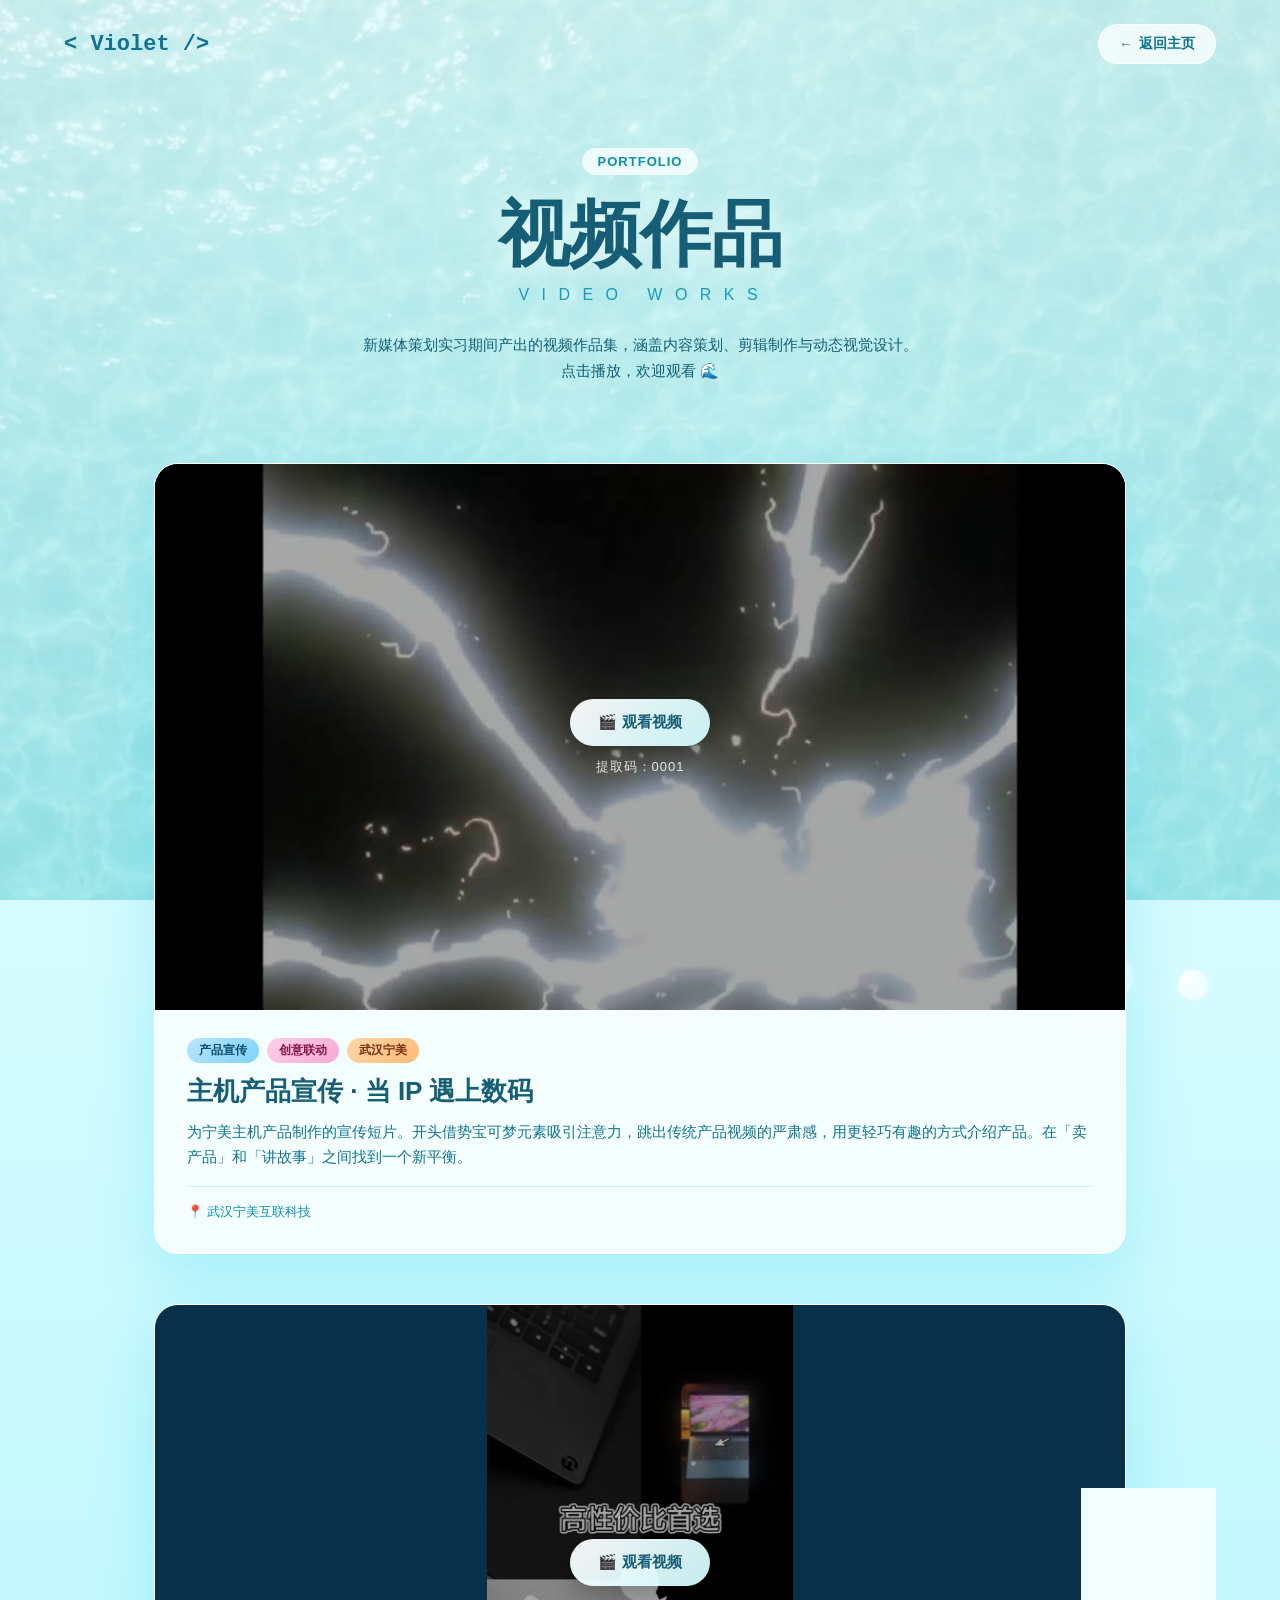
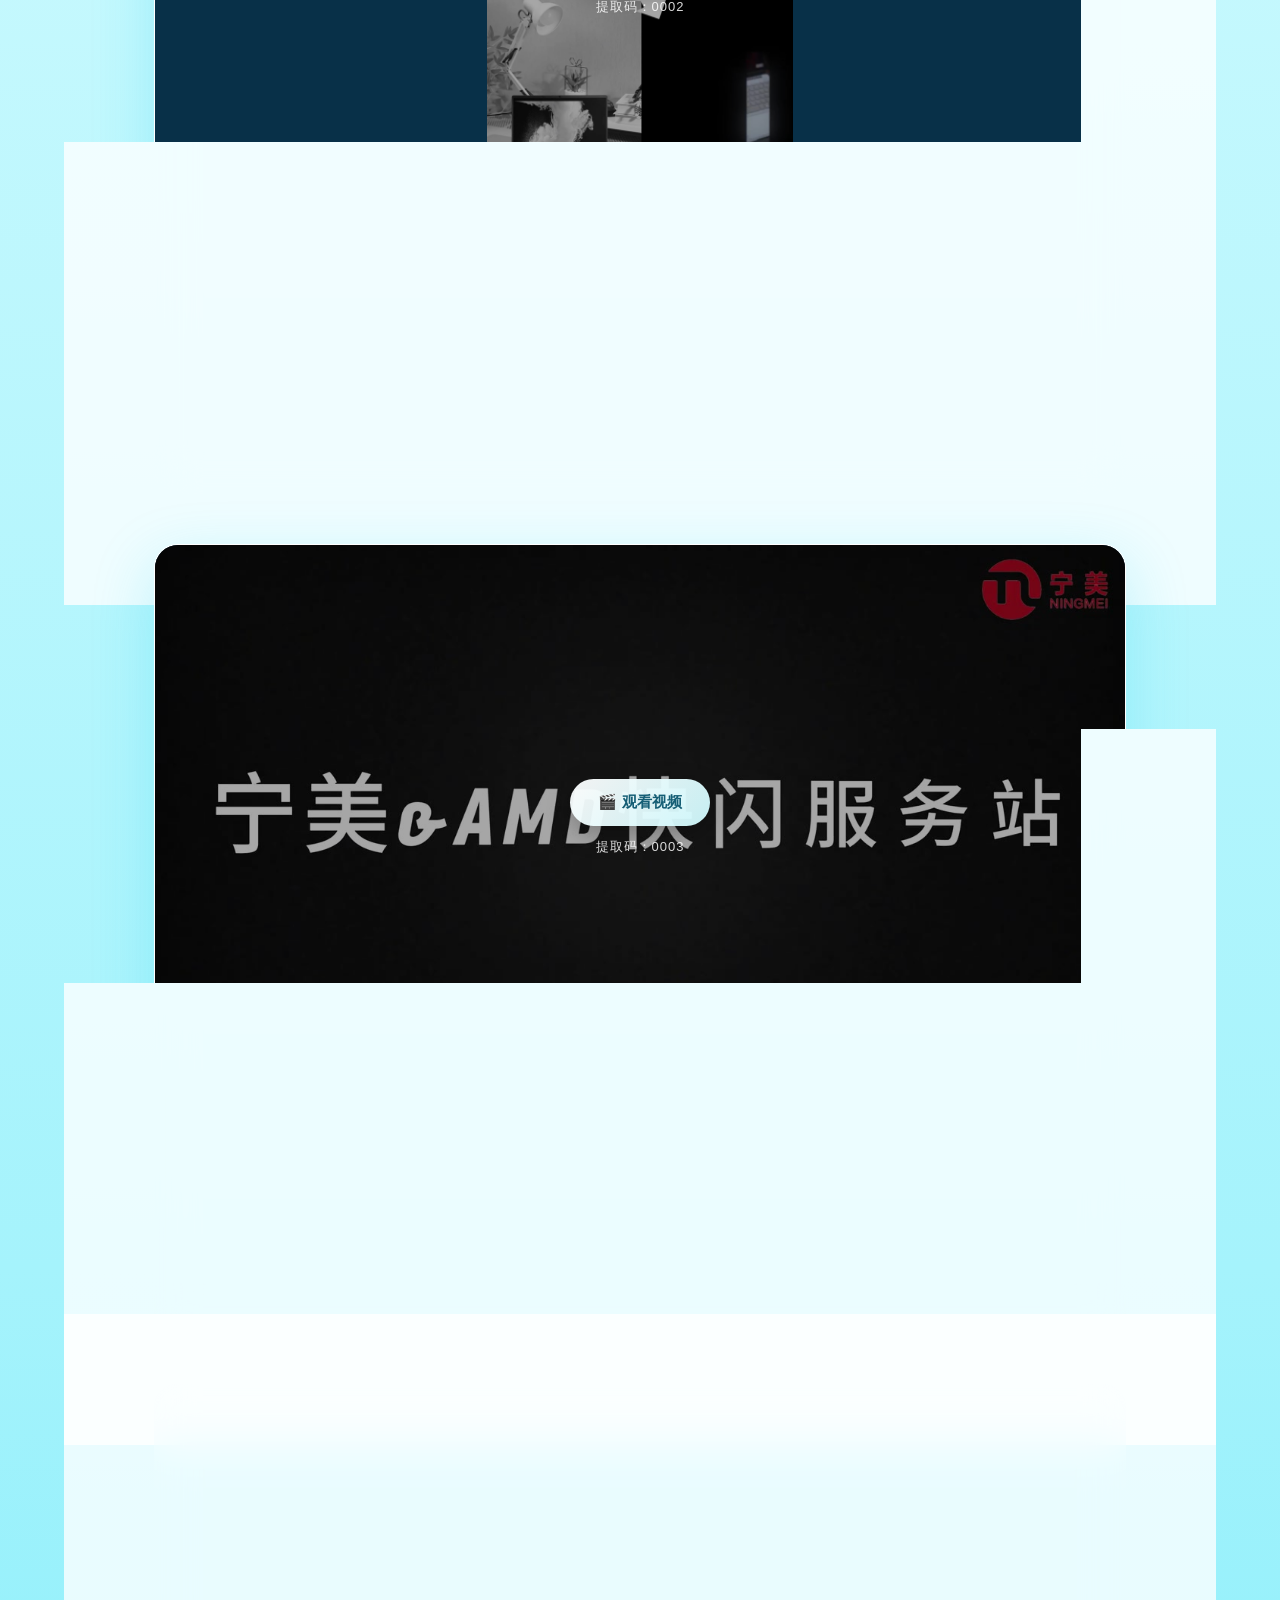
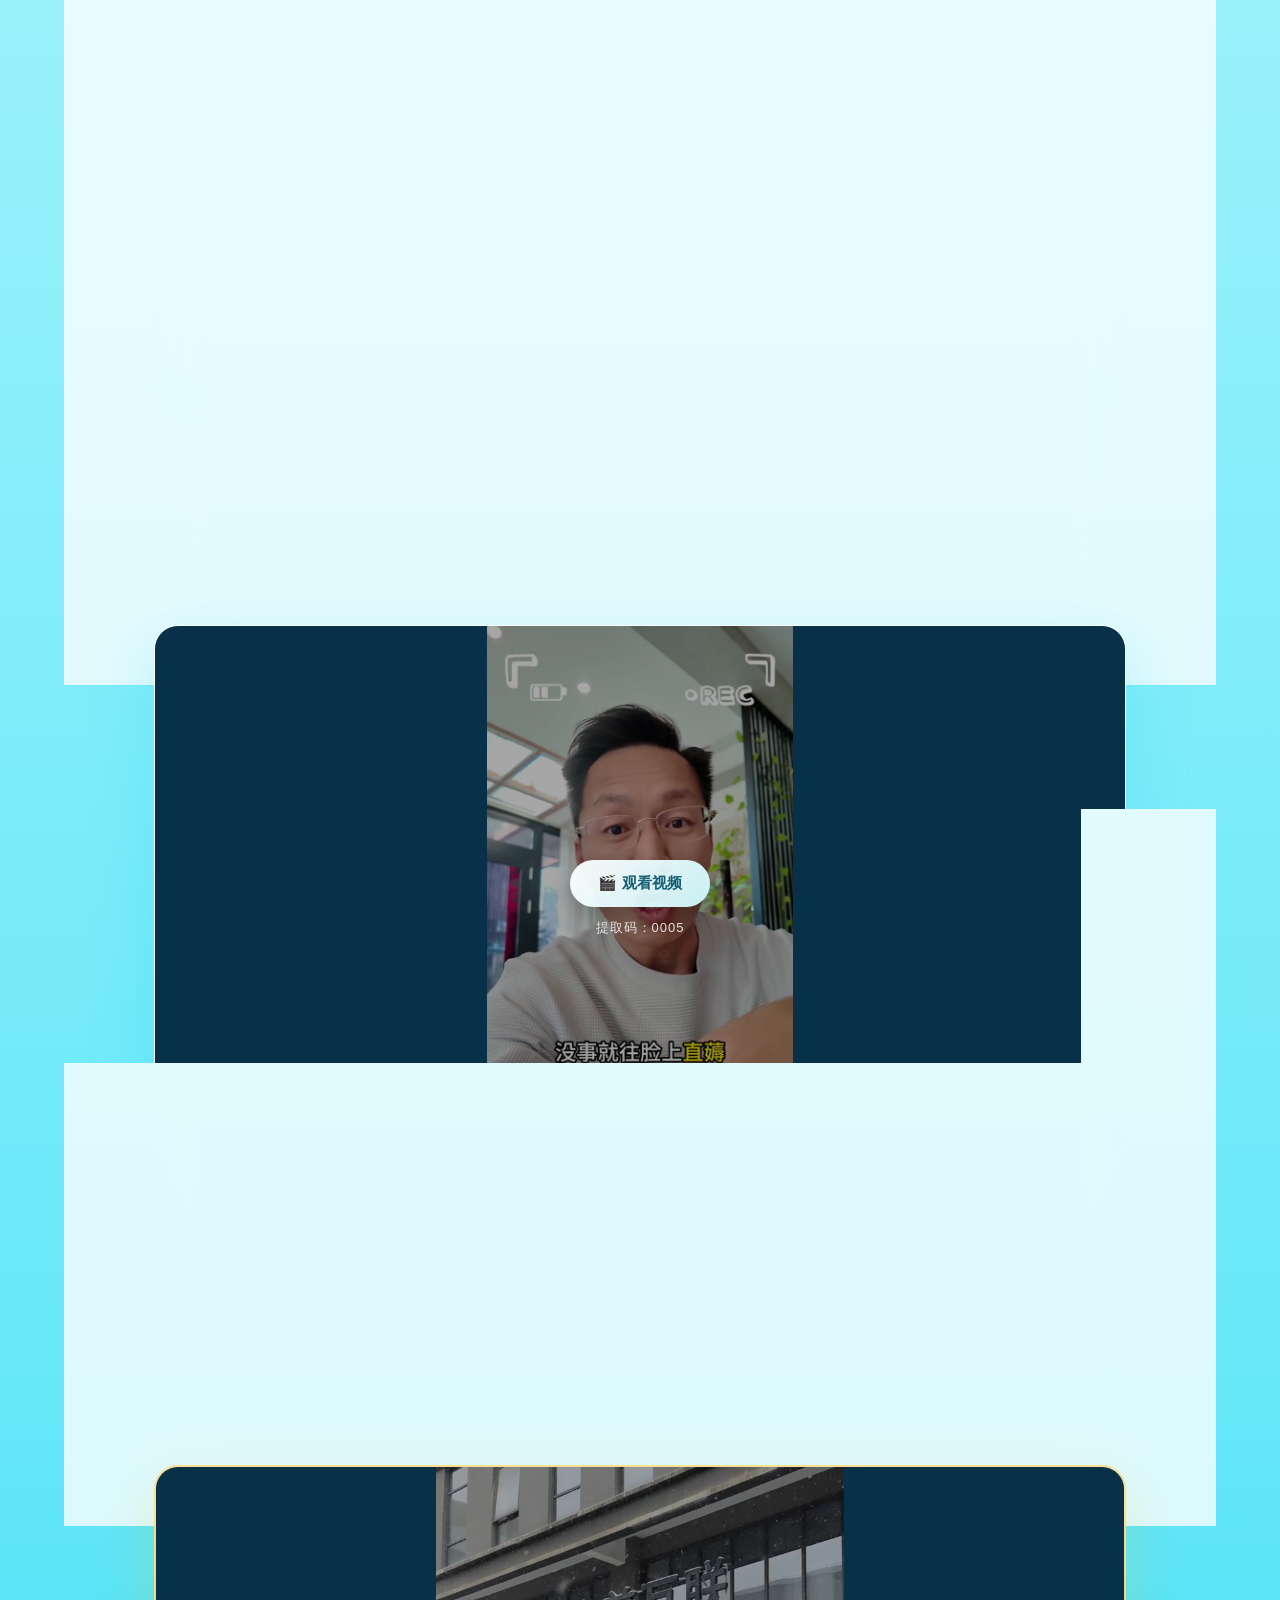
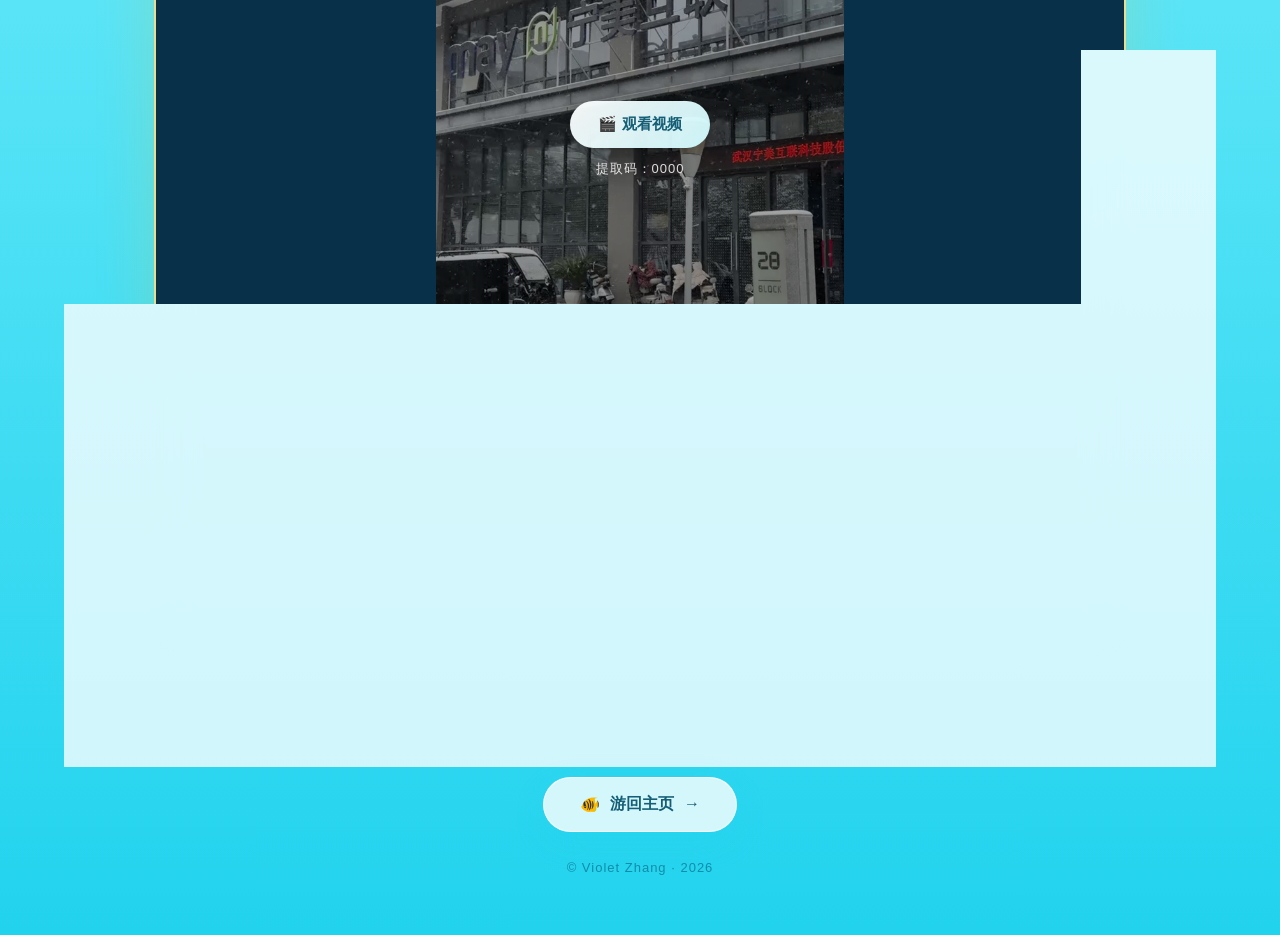
<file: videos.html>
<!DOCTYPE html>
<html lang="zh-CN">
<head>
  <meta charset="UTF-8" />
  <meta name="viewport" content="width=device-width, initial-scale=1.0" />
  <title>视频作品 · 张亦奕 Violet</title>
  <meta name="description" content="张亦奕 Violet 的视频作品集 - 武汉宁美互联科技新媒体策划实习作品" />

  <style>
    * { margin: 0; padding: 0; box-sizing: border-box; }
    html { scroll-behavior: smooth; }
    body {
      font-family: -apple-system, BlinkMacSystemFont, "PingFang SC", "Hiragino Sans GB", "Microsoft YaHei", sans-serif;
      color: #075985;
      min-height: 100vh;
      overflow-x: hidden;
      position: relative;
      background: linear-gradient(180deg,
        #ecfeff 0%,
        #cffafe 20%,
        #a5f3fc 50%,
        #67e8f9 80%,
        #22d3ee 100%);
    }

    .ocean-bg {
      position: fixed;
      inset: 0;
      z-index: -2;
      background-image: url('./assets/images/bg_home_new.jpg');
      background-size: cover;
      background-position: center;
      background-attachment: fixed;
      opacity: 0.45;
      animation: bgFloat 20s ease-in-out infinite;
    }
    @keyframes bgFloat {
      0%, 100% { transform: scale(1.05) translateY(0); }
      50% { transform: scale(1.08) translateY(-10px); }
    }

    .ocean-overlay {
      position: fixed;
      inset: 0;
      z-index: -1;
      background: linear-gradient(180deg,
        rgba(207, 250, 254, 0.4) 0%,
        rgba(165, 243, 252, 0.35) 50%,
        rgba(103, 232, 249, 0.3) 100%);
    }

    .bubble {
      position: fixed;
      bottom: -100px;
      background: radial-gradient(circle at 30% 30%, rgba(255,255,255,0.95), rgba(255,255,255,0.3));
      border-radius: 50%;
      box-shadow: inset -2px -4px 8px rgba(255,255,255,0.4),
                  0 0 12px rgba(255,255,255,0.5);
      animation: bubbleFloat linear infinite;
      pointer-events: none;
      z-index: 0;
    }
    .bubble:nth-child(1) { width: 40px; height: 40px; left: 5%;  animation-duration: 15s; animation-delay: 0s; }
    .bubble:nth-child(2) { width: 60px; height: 60px; left: 15%; animation-duration: 22s; animation-delay: 3s; }
    .bubble:nth-child(3) { width: 25px; height: 25px; left: 30%; animation-duration: 12s; animation-delay: 6s; }
    .bubble:nth-child(4) { width: 50px; height: 50px; left: 50%; animation-duration: 18s; animation-delay: 2s; }
    .bubble:nth-child(5) { width: 35px; height: 35px; left: 70%; animation-duration: 20s; animation-delay: 5s; }
    .bubble:nth-child(6) { width: 45px; height: 45px; left: 85%; animation-duration: 16s; animation-delay: 8s; }
    .bubble:nth-child(7) { width: 30px; height: 30px; left: 92%; animation-duration: 14s; animation-delay: 1s; }
    @keyframes bubbleFloat {
      0%   { transform: translateY(0) translateX(0); opacity: 0; }
      10%  { opacity: 1; }
      90%  { opacity: 1; }
      100% { transform: translateY(-110vh) translateX(40px); opacity: 0; }
    }

    .nav {
      display: flex;
      justify-content: space-between;
      align-items: center;
      padding: 24px 5%;
      position: relative;
      z-index: 10;
    }
    .logo {
      font-family: "SF Mono", Menlo, Consolas, monospace;
      font-size: 22px;
      font-weight: 700;
      color: #0e7490;
      text-decoration: none;
      transition: transform 0.3s;
      cursor: pointer;
    }
    .logo:hover { transform: scale(1.05); }
    .back-link {
      display: inline-flex;
      align-items: center;
      gap: 6px;
      padding: 10px 20px;
      background: rgba(255, 255, 255, 0.75);
      backdrop-filter: blur(10px);
      -webkit-backdrop-filter: blur(10px);
      border: 1.5px solid rgba(255, 255, 255, 0.9);
      border-radius: 999px;
      color: #0e7490;
      font-weight: 600;
      font-size: 14px;
      text-decoration: none;
      transition: all 0.3s;
      cursor: pointer;
    }
    .back-link:hover {
      background: rgba(255, 255, 255, 0.95);
      transform: translateX(-4px);
      box-shadow: 0 8px 20px rgba(34, 211, 238, 0.3);
    }

    .hero {
      text-align: center;
      padding: 60px 20px 40px;
      position: relative;
      z-index: 5;
    }
    .hero-tag {
      display: inline-block;
      padding: 6px 16px;
      background: rgba(255, 255, 255, 0.75);
      backdrop-filter: blur(8px);
      -webkit-backdrop-filter: blur(8px);
      border-radius: 999px;
      font-size: 13px;
      font-weight: 600;
      color: #0891b2;
      margin-bottom: 20px;
      letter-spacing: 1px;
    }
    .hero h1 {
      font-size: clamp(40px, 6vw, 72px);
      font-weight: 900;
      color: #155e75;
      letter-spacing: -1px;
      line-height: 1.1;
      margin-bottom: 12px;
      text-shadow: 0 2px 25px rgba(255,255,255,0.7);
    }
    .hero-sub {
      font-size: clamp(13px, 1.4vw, 16px);
      color: #0891b2;
      letter-spacing: 4px;
      font-weight: 500;
      opacity: 0.9;
    }
    .hero-desc {
      max-width: 600px;
      margin: 28px auto 0;
      font-size: 15px;
      line-height: 1.7;
      color: #155e75;
      padding: 0 20px;
    }

    .videos {
      max-width: 1100px;
      margin: 40px auto 80px;
      padding: 0 5%;
      display: flex;
      flex-direction: column;
      gap: 50px;
      position: relative;
      z-index: 5;
    }

    .video-card {
      background: rgba(255, 255, 255, 0.78);
      backdrop-filter: blur(20px);
      -webkit-backdrop-filter: blur(20px);
      border: 1.5px solid rgba(255, 255, 255, 0.95);
      border-radius: 24px;
      overflow: hidden;
      box-shadow: 0 20px 60px rgba(34, 211, 238, 0.25),
                  0 0 0 1px rgba(255,255,255,0.6) inset;
      opacity: 0;
      transform: translateY(40px);
      animation: cardIn 0.8s ease-out forwards;
      transition: transform 0.4s ease, box-shadow 0.4s ease;
    }
    .video-card:hover {
      transform: translateY(-6px);
      box-shadow: 0 30px 80px rgba(34, 211, 238, 0.35),
                  0 0 0 1px rgba(255,255,255,0.8) inset;
    }
    .video-card:nth-child(1) { animation-delay: 0.05s; }
    .video-card:nth-child(2) { animation-delay: 0.15s; }
    .video-card:nth-child(3) { animation-delay: 0.25s; }
    .video-card:nth-child(4) { animation-delay: 0.35s; }
    .video-card:nth-child(5) { animation-delay: 0.45s; }
    .video-card:nth-child(6) { animation-delay: 0.55s; }
    @keyframes cardIn {
      to { opacity: 1; transform: translateY(0); }
    }

    .video-card.featured {
      border: 2px solid rgba(251, 191, 36, 0.5);
      box-shadow: 0 20px 60px rgba(251, 191, 36, 0.2),
                  0 0 0 1px rgba(255,255,255,0.6) inset;
    }
    .video-card.featured:hover {
      box-shadow: 0 30px 80px rgba(251, 191, 36, 0.3),
                  0 0 0 1px rgba(255,255,255,0.8) inset;
    }

    .video-wrap {
      width: 100%;
      aspect-ratio: 16 / 9;
      background: #155e75;
      position: relative;
      overflow: hidden;
    }
    .video-wrap img {
      width: 100%;
      height: 100%;
      object-fit: contain;
      display: block;
      background: #0c4a6e;
    }
    .video-play-overlay {
      position: absolute;
      inset: 0;
      display: flex;
      flex-direction: column;
      align-items: center;
      justify-content: center;
      background: rgba(0,0,0,0.35);
      gap: 12px;
      transition: background 0.3s;
    }
    .video-wrap:hover .video-play-overlay { background: rgba(0,0,0,0.5); }
    .play-btn {
      display: inline-flex;
      align-items: center;
      gap: 10px;
      padding: 14px 28px;
      background: linear-gradient(135deg, rgba(255,255,255,0.95), rgba(207,250,254,0.95));
      border-radius: 999px;
      color: #155e75;
      font-weight: 700;
      font-size: 15px;
      text-decoration: none;
      box-shadow: 0 8px 25px rgba(0,0,0,0.25);
      transition: all 0.3s;
    }
    .play-btn:hover { transform: scale(1.05); box-shadow: 0 12px 35px rgba(0,0,0,0.35); }
    .play-hint { color: rgba(255,255,255,0.85); font-size: 13px; font-weight: 500; letter-spacing: 1px; }

    .video-info {
      padding: 28px 32px 32px;
    }
    .video-tags {
      display: flex;
      gap: 8px;
      flex-wrap: wrap;
      margin-bottom: 12px;
    }
    .video-tag {
      padding: 4px 12px;
      background: linear-gradient(135deg, #bae6fd, #7dd3fc);
      color: #0c4a6e;
      border-radius: 999px;
      font-size: 12px;
      font-weight: 600;
    }
    .video-tag.orange {
      background: linear-gradient(135deg, #fed7aa, #fdba74);
      color: #7c2d12;
    }
    .video-tag.green {
      background: linear-gradient(135deg, #bbf7d0, #86efac);
      color: #14532d;
    }
    .video-tag.pink {
      background: linear-gradient(135deg, #fbcfe8, #f9a8d4);
      color: #831843;
    }
    .video-tag.gold {
      background: linear-gradient(135deg, #fde68a, #fcd34d);
      color: #78350f;
    }
    .video-title {
      font-size: clamp(20px, 2.4vw, 26px);
      font-weight: 800;
      color: #155e75;
      margin-bottom: 10px;
      line-height: 1.3;
    }
    .video-desc {
      font-size: 15px;
      line-height: 1.7;
      color: #0e7490;
    }
    .video-meta {
      display: flex;
      align-items: center;
      gap: 16px;
      margin-top: 16px;
      padding-top: 16px;
      border-top: 1px solid rgba(34, 211, 238, 0.2);
      font-size: 13px;
      color: #0891b2;
    }
    .video-meta-item {
      display: inline-flex;
      align-items: center;
      gap: 4px;
    }

    .footer {
      text-align: center;
      padding: 40px 20px 60px;
      position: relative;
      z-index: 5;
    }
    .footer-back {
      display: inline-flex;
      align-items: center;
      gap: 10px;
      padding: 16px 36px;
      background: rgba(255, 255, 255, 0.8);
      backdrop-filter: blur(15px);
      -webkit-backdrop-filter: blur(15px);
      border: 1.5px solid rgba(255, 255, 255, 0.95);
      border-radius: 999px;
      color: #155e75;
      font-weight: 700;
      font-size: 16px;
      text-decoration: none;
      transition: all 0.3s;
      box-shadow: 0 10px 30px rgba(34, 211, 238, 0.2);
      cursor: pointer;
    }
    .footer-back:hover {
      background: rgba(255, 255, 255, 0.95);
      transform: translateY(-3px) scale(1.02);
      box-shadow: 0 15px 40px rgba(34, 211, 238, 0.35);
    }
    .signature {
      margin-top: 28px;
      font-size: 13px;
      color: #0e7490;
      opacity: 0.75;
      letter-spacing: 1px;
    }

    @media (max-width: 768px) {
      .nav { padding: 16px 5%; }
      .logo { font-size: 18px; }
      .back-link { padding: 8px 14px; font-size: 13px; }
      .hero { padding: 30px 20px 20px; }
      .hero h1 { font-size: 38px; }
      .videos { gap: 40px; margin: 20px auto 60px; }
      .video-info { padding: 20px 22px 24px; }
      .video-title { font-size: 20px; }
      .video-desc { font-size: 14px; }
    }
  </style>
</head>

<body>
  <div class="ocean-bg"></div>
  <div class="ocean-overlay"></div>

  <div class="bubble"></div>
  <div class="bubble"></div>
  <div class="bubble"></div>
  <div class="bubble"></div>
  <div class="bubble"></div>
  <div class="bubble"></div>
  <div class="bubble"></div>

  <nav class="nav">
    <a href="#" class="logo" onclick="goBackSmart(event)">&lt; Violet /&gt;</a>
    <a href="#" class="back-link" onclick="goBackSmart(event)">
      <span>←</span>
      <span>返回主页</span>
    </a>
  </nav>

  <header class="hero">
    <span class="hero-tag">PORTFOLIO</span>
    <h1>视频作品</h1>
    <div class="hero-sub">V I D E O &nbsp; W O R K S</div>
    <p class="hero-desc">
      新媒体策划实习期间产出的视频作品集，涵盖内容策划、剪辑制作与动态视觉设计。
      点击播放，欢迎观看 🌊
    </p>
  </header>

  <main class="videos">

    <!-- 视频 1 -->
    <article class="video-card">
      <div class="video-wrap">
        <img src="./images/ningmei_v1.jpg" alt="封面" />
        <div class="video-play-overlay">
          <a href="https://pan.baidu.com/s/1PGtpvM3WA5HQ7sJPirkkPQ?pwd=0001" target="_blank" class="play-btn">🎬 观看视频</a>
          <span class="play-hint">提取码：0001</span>
        </div>
      </div>
      <div class="video-info">
        <div class="video-tags">
          <span class="video-tag">产品宣传</span>
          <span class="video-tag pink">创意联动</span>
          <span class="video-tag orange">武汉宁美</span>
        </div>
        <h2 class="video-title">主机产品宣传 · 当 IP 遇上数码</h2>
        <p class="video-desc">
          为宁美主机产品制作的宣传短片。开头借势宝可梦元素吸引注意力，跳出传统产品视频的严肃感，用更轻巧有趣的方式介绍产品。在「卖产品」和「讲故事」之间找到一个新平衡。
        </p>
        <div class="video-meta">
          <span class="video-meta-item">📍 武汉宁美互联科技</span>
        </div>
      </div>
    </article>

    <!-- 视频 2 -->
    <article class="video-card">
      <div class="video-wrap">
        <img src="./images/ningmei_v2.jpg" alt="封面" />
        <div class="video-play-overlay">
          <a href="https://pan.baidu.com/s/1o03XQ83amSZXtgMYQhXEKQ?pwd=0002" target="_blank" class="play-btn">🎬 观看视频</a>
          <span class="play-hint">提取码：0002</span>
        </div>
      </div>
      <div class="video-info">
        <div class="video-tags">
          <span class="video-tag">产品宣传</span>
          <span class="video-tag green">主打款</span>
          <span class="video-tag orange">武汉宁美</span>
        </div>
        <h2 class="video-title">主打产品速览 · 便宜 × 轻便</h2>
        <p class="video-desc">
          宁美主打产品的宣传视频，围绕「价格亲民」和「轻便携带」两个核心卖点展开。搭配带感 BGM，节奏明快冲击感强，让产品卖点在 15 秒内被记住。
        </p>
        <div class="video-meta">
          <span class="video-meta-item">📍 武汉宁美互联科技</span>
        </div>
      </div>
    </article>

    <!-- 视频 3 -->
    <article class="video-card">
      <div class="video-wrap">
        <img src="./images/ningmei_v3.jpg" alt="封面" />
        <div class="video-play-overlay">
          <a href="https://pan.baidu.com/s/1ZZqmlS1wP7PChhwA5FVyyQ?pwd=0003" target="_blank" class="play-btn">🎬 观看视频</a>
          <span class="play-hint">提取码：0003</span>
        </div>
      </div>
      <div class="video-info">
        <div class="video-tags">
          <span class="video-tag">活动纪实</span>
          <span class="video-tag pink">线下活动</span>
          <span class="video-tag orange">武汉宁美</span>
        </div>
        <h2 class="video-title">快闪服务站 · 活动现场剪辑</h2>
        <p class="video-desc">
          线下「快闪服务站」活动纪实视频。剪辑重点在于通过镜头和节奏营造现场人气与互动氛围，同时呈现技术支持与解决方案服务的专业感——让活动看起来既热闹又靠谱。
        </p>
        <div class="video-meta">
          <span class="video-meta-item">📍 武汉宁美互联科技</span>
        </div>
      </div>
    </article>

    <!-- 视频 4 -->
    <article class="video-card">
      <div class="video-wrap">
        <img src="./images/ningmei_v4.jpg" alt="封面" />
        <div class="video-play-overlay">
          <a href="https://pan.baidu.com/s/1zdGvULs7baXy0H8Nm3cr7Q?pwd=0004" target="_blank" class="play-btn">🎬 观看视频</a>
          <span class="play-hint">提取码：0004</span>
        </div>
      </div>
      <div class="video-info">
        <div class="video-tags">
          <span class="video-tag">个人 IP</span>
          <span class="video-tag green">已发布</span>
          <span class="video-tag orange">武汉宁美</span>
        </div>
        <h2 class="video-title">老板个人 IP · 上线发布版本</h2>
        <p class="video-desc">
          新媒体部门重点项目——老板个人 IP 账号的短视频内容。完整负责剪辑制作并最终上线发布到账号，是个人 IP 内容矩阵中的代表作品之一。
        </p>
        <div class="video-meta">
          <span class="video-meta-item">📍 武汉宁美互联科技</span>
        </div>
      </div>
    </article>

    <!-- 视频 5 -->
    <article class="video-card">
      <div class="video-wrap">
        <img src="./images/ningmei_v5.jpg" alt="封面" />
        <div class="video-play-overlay">
          <a href="https://pan.baidu.com/s/1bGPz4ksinIryCxVj3007jg?pwd=0005" target="_blank" class="play-btn">🎬 观看视频</a>
          <span class="play-hint">提取码：0005</span>
        </div>
      </div>
      <div class="video-info">
        <div class="video-tags">
          <span class="video-tag">个人 IP</span>
          <span class="video-tag pink">我的提案</span>
          <span class="video-tag orange">武汉宁美</span>
        </div>
        <h2 class="video-title">老板个人 IP · 我的剪辑提案</h2>
        <p class="video-desc">
          同样面向老板个人 IP 内容方向的剪辑作品，是我自己的剪辑提案版本。这一版尝试用不同的节奏和叙事方式呈现人物质感，是我对个人 IP 视频另一种可能性的探索。
        </p>
        <div class="video-meta">
          <span class="video-meta-item">📍 武汉宁美互联科技</span>
        </div>
      </div>
    </article>

    <!-- 视频 6（动态图片） -->
    <article class="video-card featured">
      <div class="video-wrap">
        <img src="./images/ningmei_motion.jpg" alt="封面" />
        <div class="video-play-overlay">
          <a href="https://pan.baidu.com/s/1UyFt5YZw6Olniz_xEzlRyA?pwd=0000" target="_blank" class="play-btn">🎬 观看视频</a>
          <span class="play-hint">提取码：0000</span>
        </div>
      </div>
      <div class="video-info">
        <div class="video-tags">
          <span class="video-tag gold">✨ 动态视觉</span>
          <span class="video-tag pink">微博官号</span>
          <span class="video-tag orange">武汉宁美</span>
        </div>
        <h2 class="video-title">官方微博动态海报</h2>
        <p class="video-desc">
          自主拍摄并制作的动态图片作品，最终上线至宁美官方微博账号使用。在静态海报基础上叠加动态视觉元素，让画面在信息流中更具吸引力与传播性。
        </p>
        <div class="video-meta">
          <span class="video-meta-item">📍 武汉宁美互联科技</span>
        </div>
      </div>
    </article>

  </main>

  <footer class="footer">
    <a href="#" class="footer-back" onclick="goBackSmart(event)">
      <span>🐠</span>
      <span>游回主页</span>
      <span>→</span>
    </a>
    <p class="signature">© Violet Zhang · 2026</p>
  </footer>

  <script>
    // 智能返回：优先用浏览器历史回到上一页（保留主页 React 状态）
    // 如果是直接打开 videos.html（没有历史记录），则回到首页
    function goBackSmart(e) {
      if (e) e.preventDefault();
      // 检查 referrer 是否是同一站点
      var sameSiteReferrer = document.referrer &&
        document.referrer.indexOf(location.protocol + '//' + location.host) === 0;
      if (sameSiteReferrer && history.length > 1) {
        history.back();
      } else {
        location.href = './';
      }
    }

    // 一次只播放一个视频
    document.querySelectorAll('video').forEach(function(video) {
      video.addEventListener('play', function() {
        document.querySelectorAll('video').forEach(function(other) {
          if (other !== video && !other.paused) other.pause();
        });
      });
    });
  </script>
</body>
</html>
</file>
